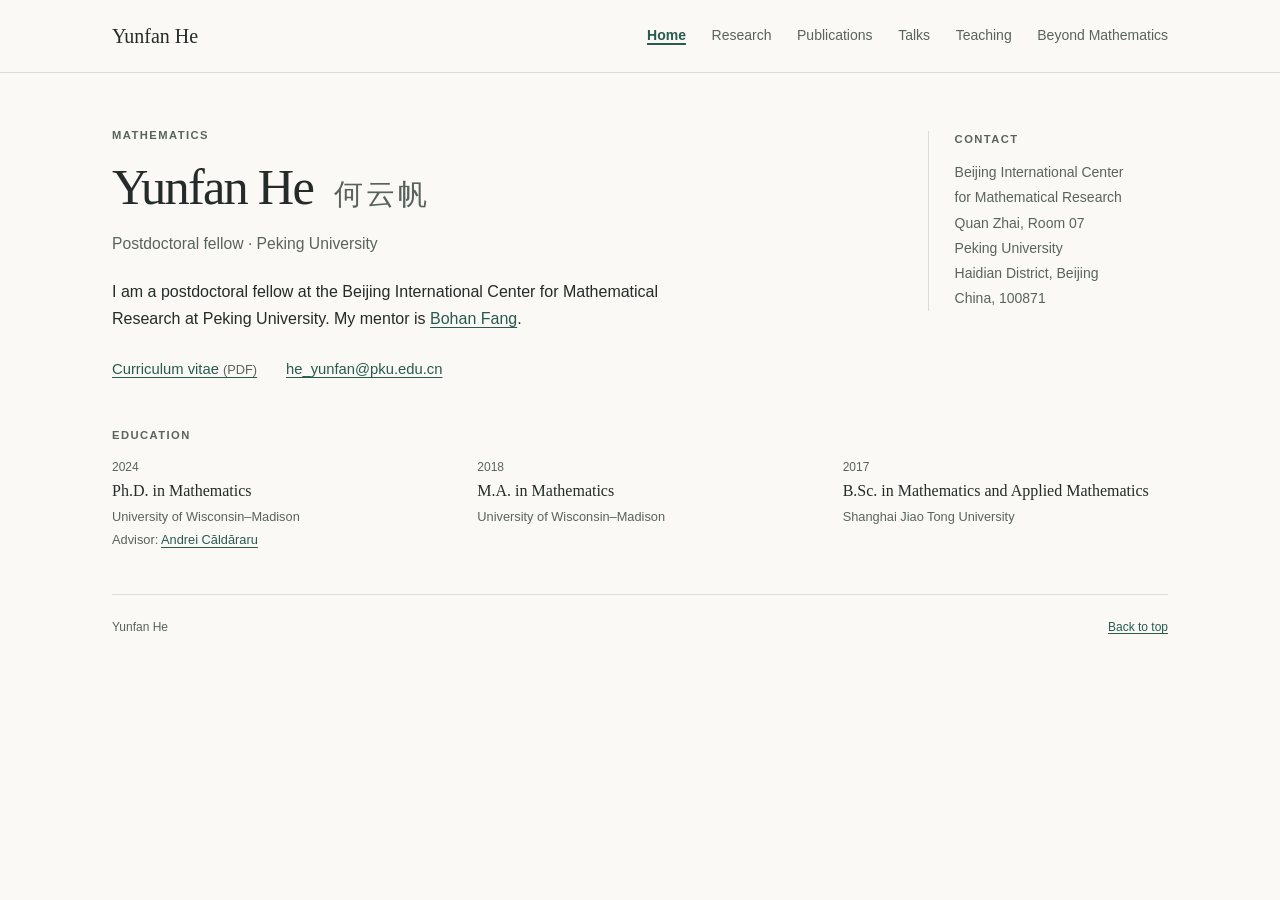
<file: index.html>
<!doctype html>
<html lang="en">
  <head>
    <meta charset="utf-8">
    <meta name="viewport" content="width=device-width, initial-scale=1">
    <title>Yunfan He · Mathematics</title>
    <meta name="description" content="Yunfan He is a postdoctoral fellow at Peking University working in algebraic geometry, enumerative geometry, mirror symmetry, and categorical enumerative invariants.">
    <meta name="author" content="Yunfan He">
    <meta name="theme-color" content="#faf9f6">
    <link rel="canonical" href="https://yunfan-he.github.io/">
    <meta property="og:type" content="website">
    <meta property="og:site_name" content="Yunfan He">
    <meta property="og:title" content="Yunfan He · Mathematics">
    <meta property="og:description" content="Yunfan He is a postdoctoral fellow at Peking University working in algebraic geometry, enumerative geometry, mirror symmetry, and categorical enumerative invariants.">
    <meta property="og:url" content="https://yunfan-he.github.io/">
    <meta property="og:image" content="https://yunfan-he.github.io/img/social-preview.png">
    <meta property="og:image:width" content="1732">
    <meta property="og:image:height" content="908">
    <meta property="og:image:alt" content="Yunfan He, 何云帆. Mathematics: algebraic geometry, enumerative geometry, and mirror symmetry.">
    <meta name="twitter:card" content="summary_large_image">
    <meta name="twitter:image" content="https://yunfan-he.github.io/img/social-preview.png">
    <meta name="twitter:image:alt" content="Yunfan He, 何云帆. Mathematics: algebraic geometry, enumerative geometry, and mirror symmetry.">
    <meta name="twitter:title" content="Yunfan He · Mathematics">
    <meta name="twitter:description" content="Yunfan He is a postdoctoral fellow at Peking University working in algebraic geometry, enumerative geometry, mirror symmetry, and categorical enumerative invariants.">
    <link rel="icon" href="img/silence_gets_louder_sq.jpg" type="image/jpeg">
    <link rel="stylesheet" href="css/style.css">
  </head>
  <body class="home-page">
    <a class="skip-link" href="#main">Skip to content</a>
    <header class="site-header">
      <div class="page-width header-inner">
        <a class="site-name" href="index.html" lang="en">Yunfan He</a>
        <nav aria-label="Main navigation" lang="en">
          <ul class="nav-links">
            <li>
              <a href="index.html" aria-current="page">Home</a>
            </li>
            <li>
              <a href="research/index.html">Research</a>
            </li>
            <li>
              <a href="publications/index.html">Publications</a>
            </li>
            <li>
              <a href="talks/index.html">Talks</a>
            </li>
            <li>
              <a href="teaching/index.html">Teaching</a>
            </li>
            <li>
              <a href="beyond-mathematics/index.html">Beyond Mathematics</a>
            </li>
          </ul>
        </nav>
      </div>
    </header>
    <main class="page-width" id="main" tabindex="-1">
      <section class="home-section" id="home" aria-labelledby="name">
        <div class="profile-grid">
          <div class="profile-intro">
            <p class="eyebrow">Mathematics</p>
            <h1 id="name">Yunfan He <span class="chinese-name" lang="zh-Hans">何云帆</span>
            </h1>
            <p class="position">Postdoctoral fellow · Peking University</p>
            <p>
            I am a postdoctoral fellow at the Beijing International Center for
            Mathematical Research at Peking University. My mentor is
            <a href="http://faculty.bicmr.pku.edu.cn/~b-fang/">Bohan Fang</a>.
          </p>
            <ul class="profile-links" aria-label="Contact and curriculum vitae">
              <li>
                <a href="files/cv.pdf">Curriculum vitae <span class="link-note">(PDF)</span>
                </a>
              </li>
              <li>
                <a href="mailto:he_yunfan@pku.edu.cn">he_yunfan@pku.edu.cn</a>
              </li>
            </ul>
          </div>
          <div class="contact-block">
            <h2 class="small-heading">Contact</h2>
            <address>
            Beijing International Center<br>
            for Mathematical Research<br>
            Quan Zhai, Room 07<br>
            Peking University<br>
            Haidian District, Beijing<br>
            China, 100871
          </address>
          </div>
        </div>
        <div class="education-block">
          <h2 class="small-heading" id="education">Education</h2>
          <ol class="education-list" aria-labelledby="education">
            <li>
              <time datetime="2024">2024</time>
              <h3>Ph.D. in Mathematics</h3>
              <p>University of Wisconsin–Madison</p>
              <p>Advisor: <a href="https://people.math.wisc.edu/~caldararu/">Andrei Căldăraru</a>
              </p>
            </li>
            <li>
              <time datetime="2018">2018</time>
              <h3>M.A. in Mathematics</h3>
              <p>University of Wisconsin–Madison</p>
            </li>
            <li>
              <time datetime="2017">2017</time>
              <h3>B.Sc. in Mathematics and Applied Mathematics</h3>
              <p>Shanghai Jiao Tong University</p>
            </li>
          </ol>
        </div>
      </section>
    </main>
    <footer class="page-width site-footer">
      <p>Yunfan He</p>
      <a class="back-to-top" href="#main">Back to top</a>
    </footer>
  </body>
</html>
</file>
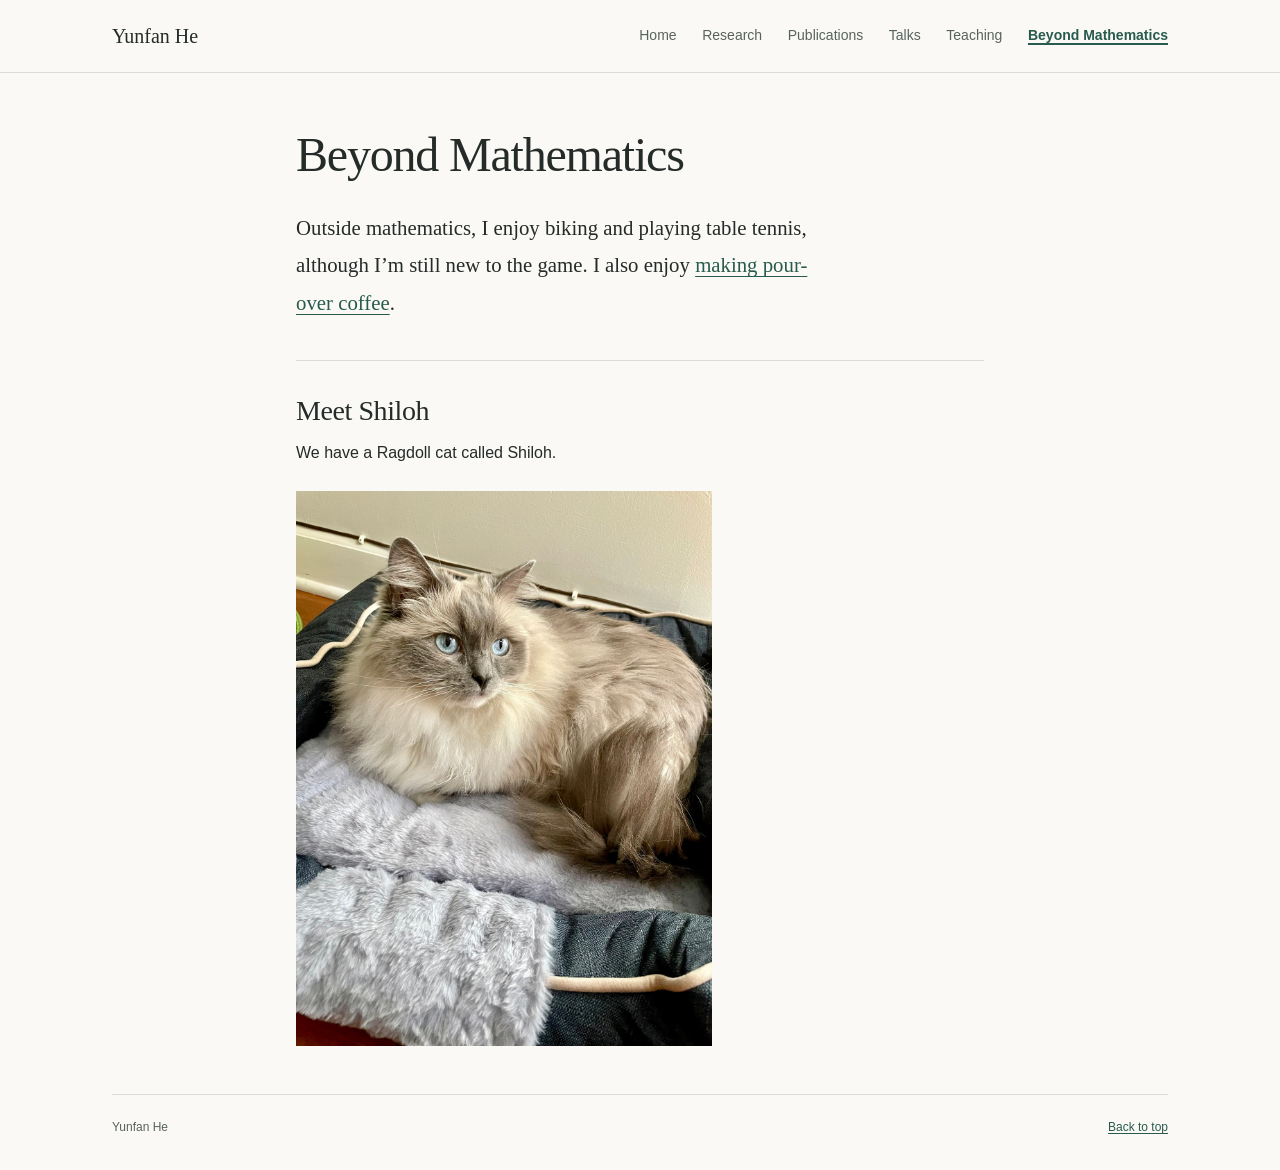
<file: beyond-mathematics/index.html>
<!doctype html>
<html lang="en">
  <head>
    <meta charset="utf-8">
    <meta name="viewport" content="width=device-width, initial-scale=1">
    <title>Beyond Mathematics · Yunfan He</title>
    <meta name="description" content="A few things about Yunfan He beyond mathematics: table tennis, biking, coffee, and a Ragdoll cat called Shiloh.">
    <meta name="author" content="Yunfan He">
    <meta name="theme-color" content="#faf9f6">
    <link rel="canonical" href="https://yunfan-he.github.io/beyond-mathematics/">
    <meta property="og:type" content="website">
    <meta property="og:site_name" content="Yunfan He">
    <meta property="og:title" content="Beyond Mathematics · Yunfan He">
    <meta property="og:description" content="A few things about Yunfan He beyond mathematics: table tennis, biking, coffee, and a Ragdoll cat called Shiloh.">
    <meta property="og:url" content="https://yunfan-he.github.io/beyond-mathematics/">
    <meta name="twitter:card" content="summary">
    <link rel="icon" href="../img/silence_gets_louder_sq.jpg" type="image/jpeg">
    <link rel="stylesheet" href="../css/style.css">
    <meta name="twitter:title" content="Beyond Mathematics · Yunfan He">
    <meta name="twitter:description" content="A few things about Yunfan He beyond mathematics: table tennis, biking, coffee, and a Ragdoll cat called Shiloh.">
  </head>
  <body class="personal-page">
    <a class="skip-link" href="#main">Skip to content</a>
    <header class="site-header">
      <div class="page-width header-inner">
        <a class="site-name" href="../index.html" lang="en">Yunfan He</a>
        <nav aria-label="Main navigation" lang="en">
          <ul class="nav-links">
            <li>
              <a href="../index.html">Home</a>
            </li>
            <li>
              <a href="../research/index.html">Research</a>
            </li>
            <li>
              <a href="../publications/index.html">Publications</a>
            </li>
            <li>
              <a href="../talks/index.html">Talks</a>
            </li>
            <li>
              <a href="../teaching/index.html">Teaching</a>
            </li>
            <li>
              <a href="index.html" aria-current="page">Beyond Mathematics</a>
            </li>
          </ul>
        </nav>
      </div>
    </header>
    <main class="page-width" id="main" tabindex="-1">
      <header class="subpage-header personal-header" id="notebook">
        <h1>Beyond Mathematics</h1>
      </header>
      <div class="personal-content" id="entries">
        <div class="personal-intro">
          <p>
          Outside mathematics, I enjoy <span id="biking">biking</span> and
          <span id="table-tennis">playing table tennis, although I’m still new to the game</span>.
          I also enjoy <a id="coffee" href="https://yunfan-he.github.io/coffee-lab-view/">making pour-over coffee</a>.
          </p>
        </div>
        <section class="shiloh-section" id="shiloh" aria-labelledby="shiloh-heading">
          <h2 id="shiloh-heading">Meet Shiloh</h2>
          <p>We have a Ragdoll cat called Shiloh.</p>
          <!-- Add another figure here when a new photo is available. See editing-guide.md. -->
          <div class="photo-gallery" id="shiloh-photos" role="group" aria-label="Photos of Shiloh">
            <figure>
              <img src="photos/shiloh/shiloh-01.jpg"
                   alt="Shiloh, a blue-eyed Ragdoll cat, resting on a soft bed."
                   width="1200" height="1600" loading="lazy" decoding="async">
            </figure>
          </div>
        </section>
      </div>
    </main>
    <footer class="page-width site-footer">
      <p>Yunfan He</p>
      <a class="back-to-top" href="#main">Back to top</a>
    </footer>
  </body>
</html>
</file>
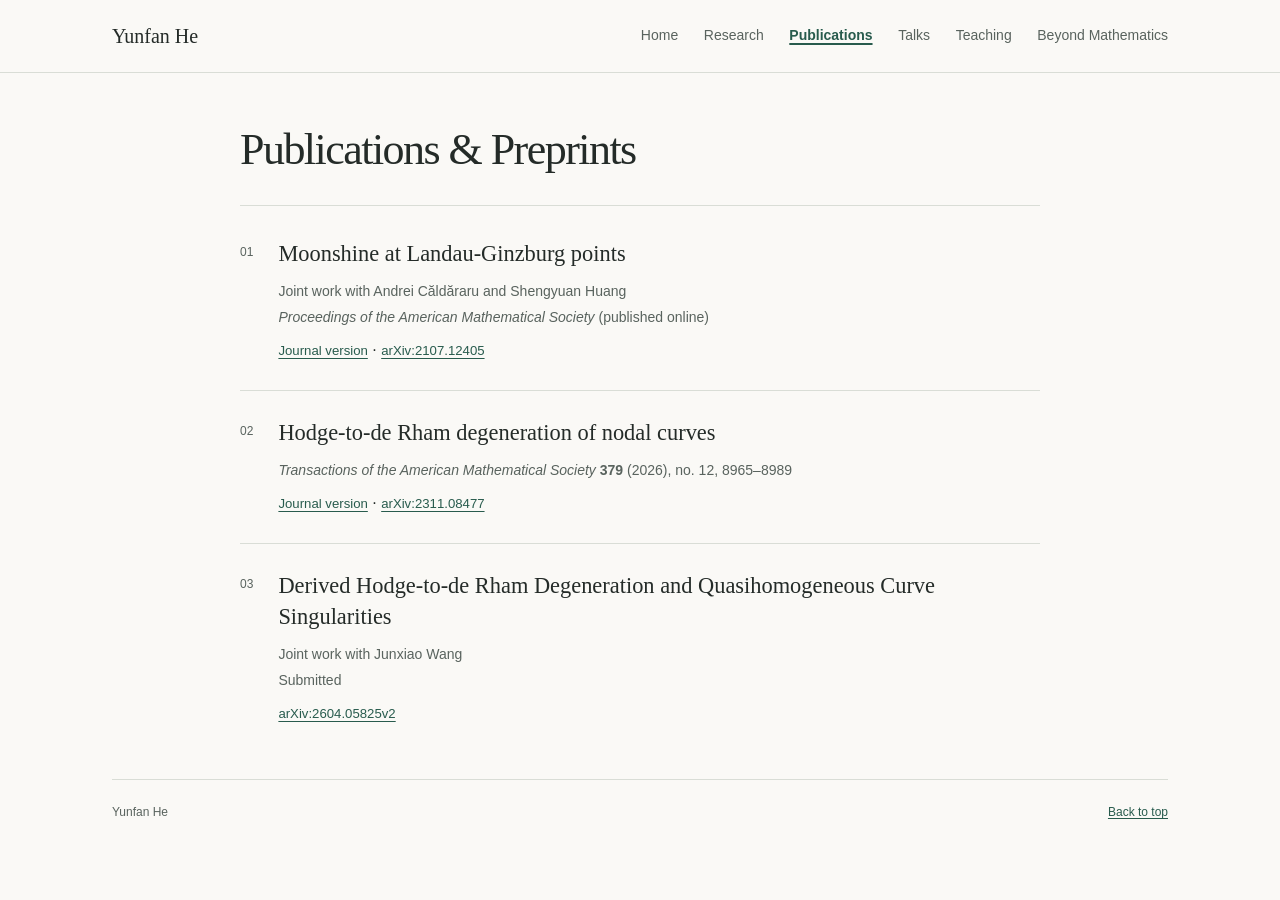
<file: publications/index.html>
<!doctype html>
<html lang="en">
  <head>
    <meta charset="utf-8">
    <meta name="viewport" content="width=device-width, initial-scale=1">
    <title>Publications &amp; Preprints · Yunfan He</title>
    <meta name="description" content="Publications and preprints by Yunfan He, with publication status and arXiv links.">
    <meta name="author" content="Yunfan He">
    <meta name="theme-color" content="#faf9f6">
    <link rel="canonical" href="https://yunfan-he.github.io/publications/">
    <meta property="og:type" content="website">
    <meta property="og:site_name" content="Yunfan He">
    <meta property="og:title" content="Publications &amp; Preprints · Yunfan He">
    <meta property="og:description" content="Publications and preprints by Yunfan He, with publication status and arXiv links.">
    <meta property="og:url" content="https://yunfan-he.github.io/publications/">
    <meta property="og:image" content="https://yunfan-he.github.io/img/social-preview.png">
    <meta property="og:image:width" content="1732">
    <meta property="og:image:height" content="908">
    <meta property="og:image:alt" content="Yunfan He, 何云帆. Mathematics: algebraic geometry, enumerative geometry, and mirror symmetry.">
    <meta name="twitter:card" content="summary_large_image">
    <meta name="twitter:image" content="https://yunfan-he.github.io/img/social-preview.png">
    <meta name="twitter:image:alt" content="Yunfan He, 何云帆. Mathematics: algebraic geometry, enumerative geometry, and mirror symmetry.">
    <meta name="twitter:title" content="Publications &amp; Preprints · Yunfan He">
    <meta name="twitter:description" content="Publications and preprints by Yunfan He, with publication status and arXiv links.">
    <link rel="icon" href="../img/silence_gets_louder_sq.jpg" type="image/jpeg">
    <link rel="stylesheet" href="../css/style.css">
  </head>
  <body class="section-page">
    <a class="skip-link" href="#main">Skip to content</a>
    <header class="site-header">
      <div class="page-width header-inner">
        <a class="site-name" href="../index.html" lang="en">Yunfan He</a>
        <nav aria-label="Main navigation" lang="en">
          <ul class="nav-links">
            <li>
              <a href="../index.html">Home</a>
            </li>
            <li>
              <a href="../research/index.html">Research</a>
            </li>
            <li>
              <a href="index.html" aria-current="page">Publications</a>
            </li>
            <li>
              <a href="../talks/index.html">Talks</a>
            </li>
            <li>
              <a href="../teaching/index.html">Teaching</a>
            </li>
            <li>
              <a href="../beyond-mathematics/index.html">Beyond Mathematics</a>
            </li>
          </ul>
        </nav>
      </div>
    </header>
    <main class="page-width interior-main" id="main" tabindex="-1">
      <header class="subpage-header section-page-header" id="publications">
        <h1 id="page-title">Publications &amp; Preprints</h1>
      </header>
      <ol class="publication-list">
        <li>
          <article aria-labelledby="paper-moonshine">
            <h2 id="paper-moonshine">Moonshine at Landau-Ginzburg points</h2>
            <p class="paper-authors">Joint work with Andrei Căldăraru and Shengyuan Huang</p>
            <p class="paper-status"><cite>Proceedings of the American Mathematical Society</cite> (published online)
            </p>
            <a class="paper-link" href="https://doi.org/10.1090/proc/16667" aria-label="Moonshine at Landau-Ginzburg points, journal version">Journal version</a>
            <span aria-hidden="true"> · </span>
            <a class="paper-link" href="https://arxiv.org/abs/2107.12405" aria-label="Moonshine at Landau-Ginzburg points on arXiv, 2107.12405">arXiv:2107.12405</a>
          </article>
        </li>
        <li>
          <article aria-labelledby="paper-hodge">
            <h2 id="paper-hodge">Hodge-to-de Rham degeneration of nodal curves</h2>
            <p class="paper-status"><cite>Transactions of the American Mathematical Society</cite> <strong>379</strong> (2026), no. 12, 8965–8989
            </p>
            <a class="paper-link" href="https://www.ams.org/journals/tran/2026-379-12/S0002-9947-2026-09718-1/viewer" aria-label="Hodge-to-de Rham degeneration of nodal curves, journal version">Journal version</a>
            <span aria-hidden="true"> · </span>
            <a class="paper-link" href="https://arxiv.org/abs/2311.08477" aria-label="Hodge-to-de Rham degeneration of nodal curves on arXiv, 2311.08477">arXiv:2311.08477</a>
          </article>
        </li>
        <li>
          <article aria-labelledby="paper-derived-hodge">
            <h2 id="paper-derived-hodge">Derived Hodge-to-de Rham Degeneration and Quasihomogeneous Curve Singularities</h2>
            <p class="paper-authors">Joint work with Junxiao Wang</p>
            <p class="paper-status">Submitted</p>
            <a class="paper-link" href="https://arxiv.org/abs/2604.05825v2" aria-label="Derived Hodge-to-de Rham Degeneration and Quasihomogeneous Curve Singularities on arXiv, 2604.05825v2">arXiv:2604.05825v2</a>
          </article>
        </li>
      </ol>
    </main>
    <footer class="page-width site-footer">
      <p>Yunfan He</p>
      <a class="back-to-top" href="#main">Back to top</a>
    </footer>
  </body>
</html>
</file>
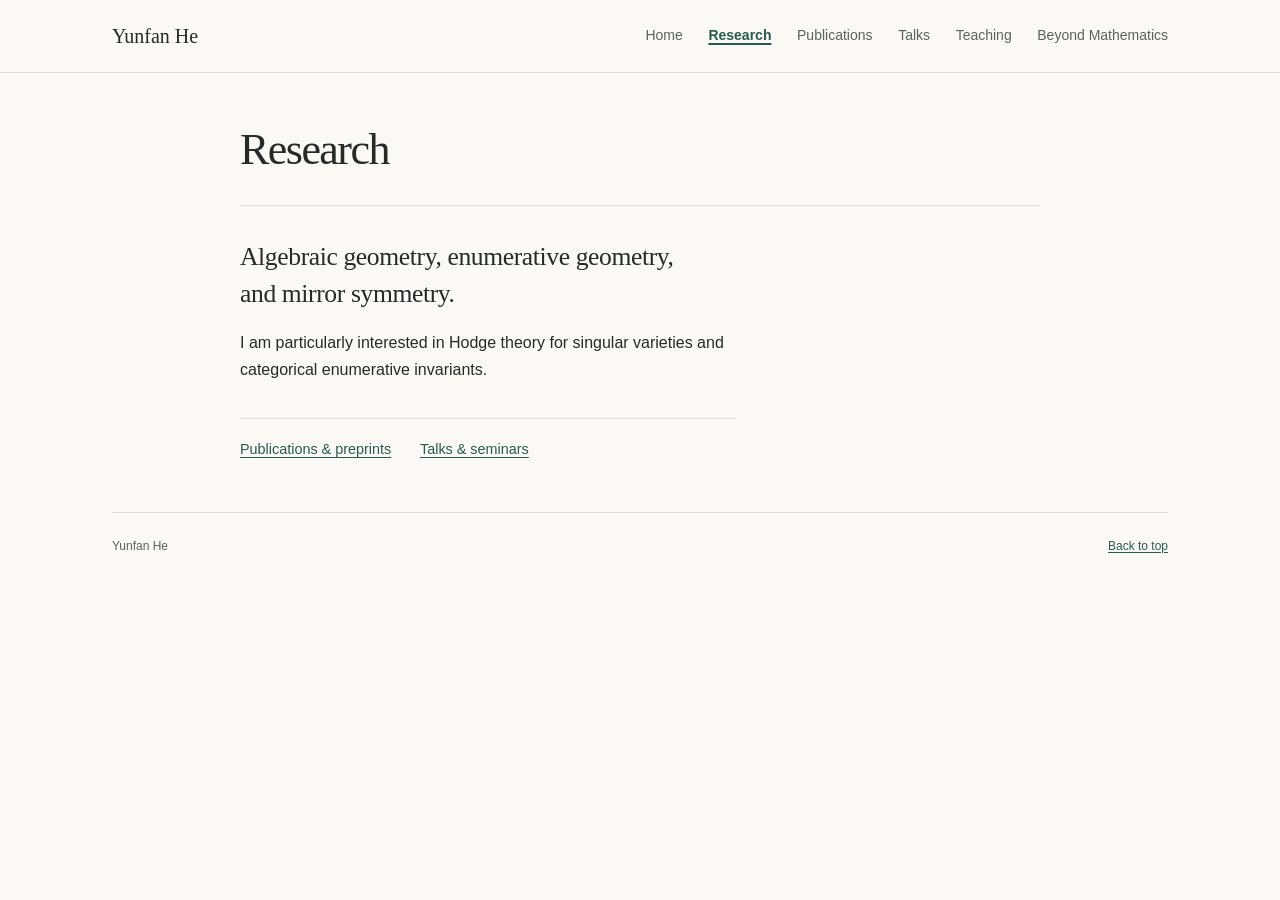
<file: research/index.html>
<!doctype html>
<html lang="en">
  <head>
    <meta charset="utf-8">
    <meta name="viewport" content="width=device-width, initial-scale=1">
    <title>Research · Yunfan He</title>
    <meta name="description" content="Hodge theory for singular varieties and categorical enumerative invariants, within algebraic geometry, enumerative geometry, and mirror symmetry.">
    <meta name="author" content="Yunfan He">
    <meta name="theme-color" content="#faf9f6">
    <link rel="canonical" href="https://yunfan-he.github.io/research/">
    <meta property="og:type" content="website">
    <meta property="og:site_name" content="Yunfan He">
    <meta property="og:title" content="Research · Yunfan He">
    <meta property="og:description" content="Hodge theory for singular varieties and categorical enumerative invariants, within algebraic geometry, enumerative geometry, and mirror symmetry.">
    <meta property="og:url" content="https://yunfan-he.github.io/research/">
    <meta property="og:image" content="https://yunfan-he.github.io/img/social-preview.png">
    <meta property="og:image:width" content="1732">
    <meta property="og:image:height" content="908">
    <meta property="og:image:alt" content="Yunfan He, 何云帆. Mathematics: algebraic geometry, enumerative geometry, and mirror symmetry.">
    <meta name="twitter:card" content="summary_large_image">
    <meta name="twitter:image" content="https://yunfan-he.github.io/img/social-preview.png">
    <meta name="twitter:image:alt" content="Yunfan He, 何云帆. Mathematics: algebraic geometry, enumerative geometry, and mirror symmetry.">
    <meta name="twitter:title" content="Research · Yunfan He">
    <meta name="twitter:description" content="Hodge theory for singular varieties and categorical enumerative invariants, within algebraic geometry, enumerative geometry, and mirror symmetry.">
    <link rel="icon" href="../img/silence_gets_louder_sq.jpg" type="image/jpeg">
    <link rel="stylesheet" href="../css/style.css">
  </head>
  <body class="section-page">
    <a class="skip-link" href="#main">Skip to content</a>
    <header class="site-header">
      <div class="page-width header-inner">
        <a class="site-name" href="../index.html" lang="en">Yunfan He</a>
        <nav aria-label="Main navigation" lang="en">
          <ul class="nav-links">
            <li>
              <a href="../index.html">Home</a>
            </li>
            <li>
              <a href="index.html" aria-current="page">Research</a>
            </li>
            <li>
              <a href="../publications/index.html">Publications</a>
            </li>
            <li>
              <a href="../talks/index.html">Talks</a>
            </li>
            <li>
              <a href="../teaching/index.html">Teaching</a>
            </li>
            <li>
              <a href="../beyond-mathematics/index.html">Beyond Mathematics</a>
            </li>
          </ul>
        </nav>
      </div>
    </header>
    <main class="page-width interior-main" id="main" tabindex="-1">
      <header class="subpage-header section-page-header" id="research">
        <h1 id="page-title">Research</h1>
      </header>
      <div class="page-body research-copy">
        <p class="research-lead">
          Algebraic geometry, enumerative geometry,<br class="desktop-break">
          and mirror symmetry.
        </p>
        <p>
          I am particularly interested in Hodge theory for singular varieties
          and categorical enumerative invariants.
        </p>
        <p class="page-related-links">
          <a href="../publications/index.html">Publications &amp; preprints</a>
          <a href="../talks/index.html">Talks &amp; seminars</a>
        </p>
      </div>
    </main>
    <footer class="page-width site-footer">
      <p>Yunfan He</p>
      <a class="back-to-top" href="#main">Back to top</a>
    </footer>
  </body>
</html>
</file>
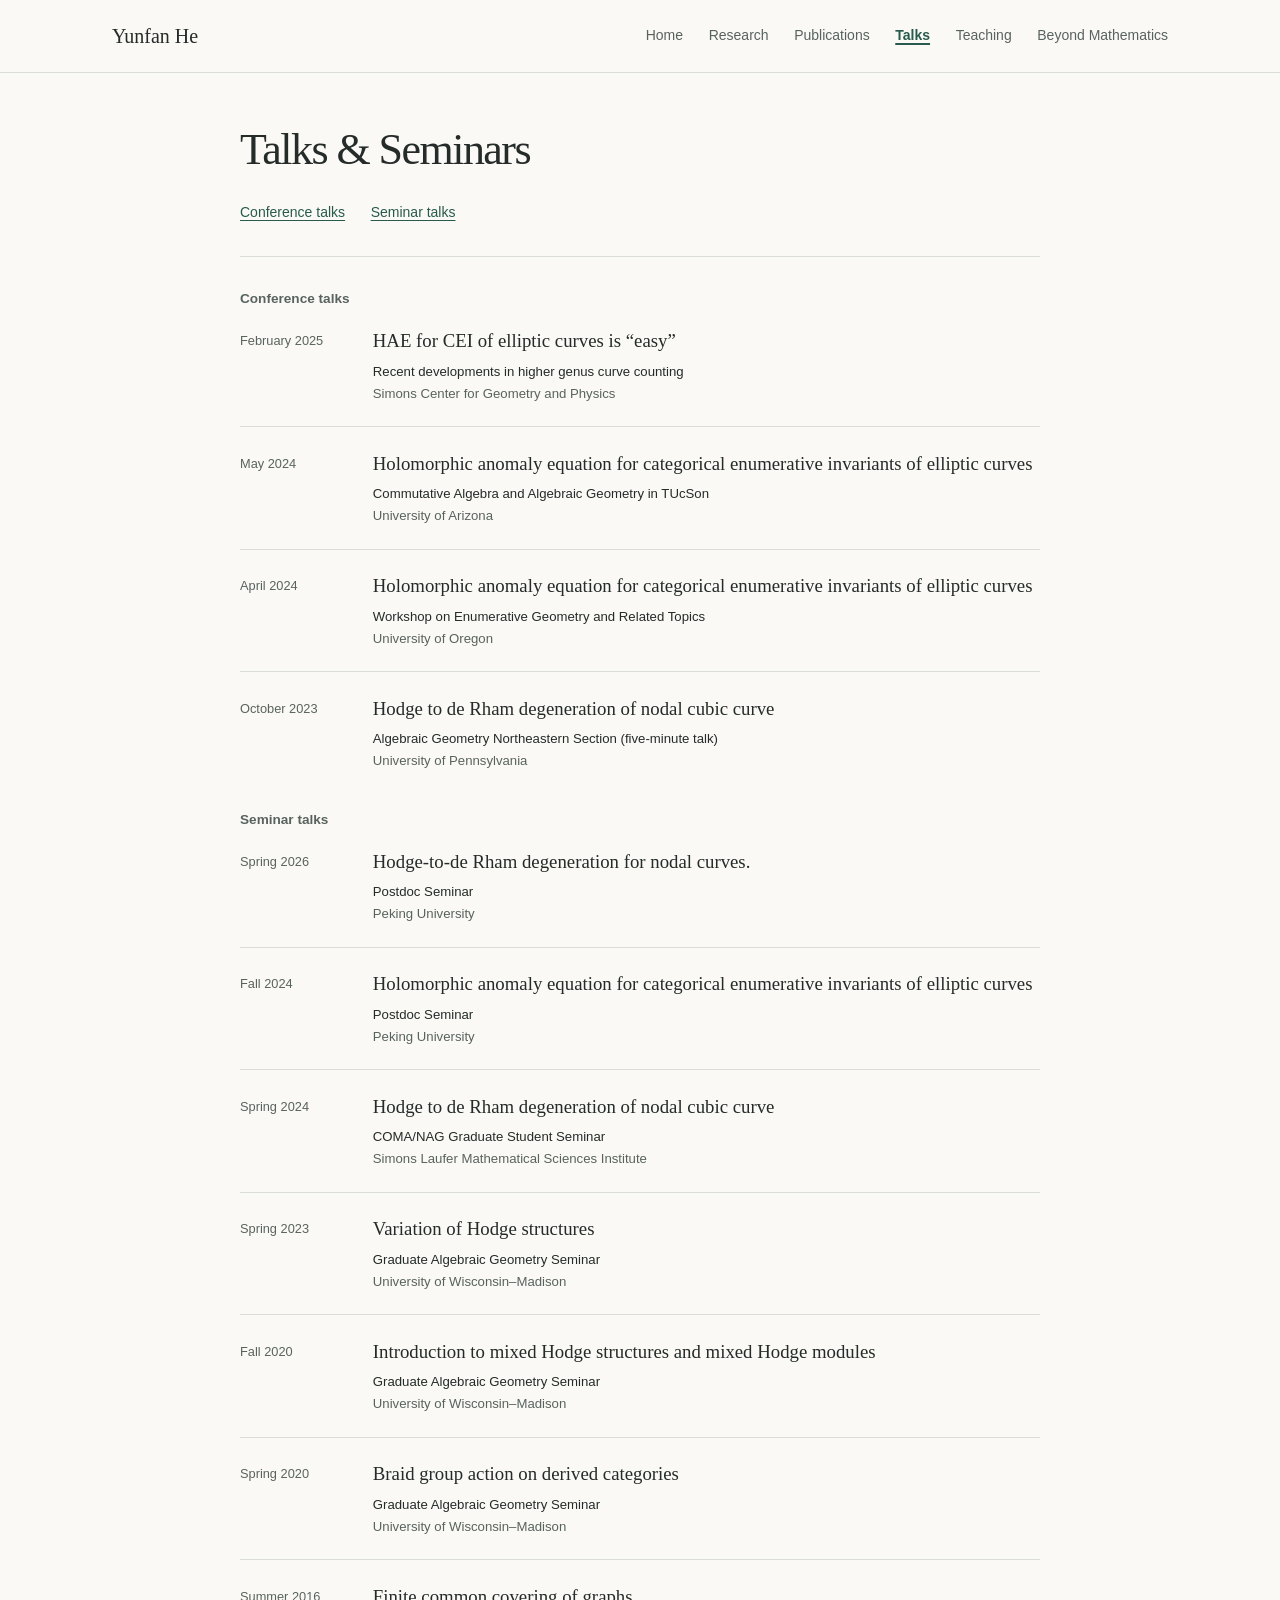
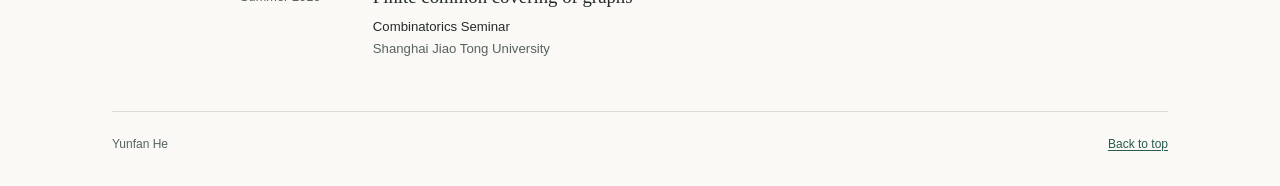
<file: talks/index.html>
<!doctype html>
<html lang="en">
  <head>
    <meta charset="utf-8">
    <meta name="viewport" content="width=device-width, initial-scale=1">
    <title>Talks &amp; Seminars · Yunfan He</title>
    <meta name="description" content="Conference presentations and seminar talks by Yunfan He, with titles, dates, and venues.">
    <meta name="author" content="Yunfan He">
    <meta name="theme-color" content="#faf9f6">
    <link rel="canonical" href="https://yunfan-he.github.io/talks/">
    <meta property="og:type" content="website">
    <meta property="og:site_name" content="Yunfan He">
    <meta property="og:title" content="Talks &amp; Seminars · Yunfan He">
    <meta property="og:description" content="Conference presentations and seminar talks by Yunfan He, with titles, dates, and venues.">
    <meta property="og:url" content="https://yunfan-he.github.io/talks/">
    <meta property="og:image" content="https://yunfan-he.github.io/img/social-preview.png">
    <meta property="og:image:width" content="1732">
    <meta property="og:image:height" content="908">
    <meta property="og:image:alt" content="Yunfan He, 何云帆. Mathematics: algebraic geometry, enumerative geometry, and mirror symmetry.">
    <meta name="twitter:card" content="summary_large_image">
    <meta name="twitter:image" content="https://yunfan-he.github.io/img/social-preview.png">
    <meta name="twitter:image:alt" content="Yunfan He, 何云帆. Mathematics: algebraic geometry, enumerative geometry, and mirror symmetry.">
    <meta name="twitter:title" content="Talks &amp; Seminars · Yunfan He">
    <meta name="twitter:description" content="Conference presentations and seminar talks by Yunfan He, with titles, dates, and venues.">
    <link rel="icon" href="../img/silence_gets_louder_sq.jpg" type="image/jpeg">
    <link rel="stylesheet" href="../css/style.css">
  </head>
  <body class="section-page">
    <a class="skip-link" href="#main">Skip to content</a>
    <header class="site-header">
      <div class="page-width header-inner">
        <a class="site-name" href="../index.html" lang="en">Yunfan He</a>
        <nav aria-label="Main navigation" lang="en">
          <ul class="nav-links">
            <li>
              <a href="../index.html">Home</a>
            </li>
            <li>
              <a href="../research/index.html">Research</a>
            </li>
            <li>
              <a href="../publications/index.html">Publications</a>
            </li>
            <li>
              <a href="index.html" aria-current="page">Talks</a>
            </li>
            <li>
              <a href="../teaching/index.html">Teaching</a>
            </li>
            <li>
              <a href="../beyond-mathematics/index.html">Beyond Mathematics</a>
            </li>
          </ul>
        </nav>
      </div>
    </header>
    <main class="page-width interior-main" id="main" tabindex="-1">
      <header class="subpage-header section-page-header" id="talks">
        <h1 id="page-title">Talks &amp; Seminars</h1>
        <nav class="section-links" aria-label="Talk categories">
          <a href="#conference-talks">Conference talks</a>
          <a href="#seminar-talks">Seminar talks</a>
        </nav>
      </header>
      <div class="page-body">
        <section class="talk-group" aria-labelledby="conference-talks-heading" id="conference-talks">
          <h2 class="talk-group-heading" id="conference-talks-heading">Conference talks</h2>
          <ol class="talk-list">
            <li>
              <time datetime="2025-02">February 2025</time>
              <div>
                <h3>HAE for CEI of elliptic curves is “easy”</h3>
                <p class="talk-venue">Recent developments in higher genus curve counting</p>
                <p class="talk-institution">Simons Center for Geometry and Physics</p>
              </div>
            </li>
            <li>
              <time datetime="2024-05">May 2024</time>
              <div>
                <h3>Holomorphic anomaly equation for categorical enumerative invariants of elliptic curves</h3>
                <p class="talk-venue">Commutative Algebra and Algebraic Geometry in TUcSon</p>
                <p class="talk-institution">University of Arizona</p>
              </div>
            </li>
            <li>
              <time datetime="2024-04">April 2024</time>
              <div>
                <h3>Holomorphic anomaly equation for categorical enumerative invariants of elliptic curves</h3>
                <p class="talk-venue">Workshop on Enumerative Geometry and Related Topics</p>
                <p class="talk-institution">University of Oregon</p>
              </div>
            </li>
            <li>
              <time datetime="2023-10">October 2023</time>
              <div>
                <h3>Hodge to de Rham degeneration of nodal cubic curve</h3>
                <p class="talk-venue">Algebraic Geometry Northeastern Section (five-minute talk)</p>
                <p class="talk-institution">University of Pennsylvania</p>
              </div>
            </li>
          </ol>
        </section>
        <section class="talk-group" aria-labelledby="seminar-talks-heading" id="seminar-talks">
          <h2 class="talk-group-heading" id="seminar-talks-heading">Seminar talks</h2>
          <ol class="talk-list">
            <li>
              <time datetime="2026">Spring 2026</time>
              <div>
                <h3>Hodge-to-de Rham degeneration for nodal curves.</h3>
                <p class="talk-venue">Postdoc Seminar</p>
                <p class="talk-institution">Peking University</p>
              </div>
            </li>
            <li>
              <time datetime="2024">Fall 2024</time>
              <div>
                <h3>Holomorphic anomaly equation for categorical enumerative invariants of elliptic curves</h3>
                <p class="talk-venue">Postdoc Seminar</p>
                <p class="talk-institution">Peking University</p>
              </div>
            </li>
            <li>
              <time datetime="2024">Spring 2024</time>
              <div>
                <h3>Hodge to de Rham degeneration of nodal cubic curve</h3>
                <p class="talk-venue">COMA/NAG Graduate Student Seminar</p>
                <p class="talk-institution">Simons Laufer Mathematical Sciences Institute</p>
              </div>
            </li>
            <li>
              <time datetime="2023">Spring 2023</time>
              <div>
                <h3>Variation of Hodge structures</h3>
                <p class="talk-venue">Graduate Algebraic Geometry Seminar</p>
                <p class="talk-institution">University of Wisconsin–Madison</p>
              </div>
            </li>
            <li>
              <time datetime="2020">Fall 2020</time>
              <div>
                <h3>Introduction to mixed Hodge structures and mixed Hodge modules</h3>
                <p class="talk-venue">Graduate Algebraic Geometry Seminar</p>
                <p class="talk-institution">University of Wisconsin–Madison</p>
              </div>
            </li>
            <li>
              <time datetime="2020">Spring 2020</time>
              <div>
                <h3>Braid group action on derived categories</h3>
                <p class="talk-venue">Graduate Algebraic Geometry Seminar</p>
                <p class="talk-institution">University of Wisconsin–Madison</p>
              </div>
            </li>
            <li>
              <time datetime="2016">Summer 2016</time>
              <div>
                <h3>Finite common covering of graphs</h3>
                <p class="talk-venue">Combinatorics Seminar</p>
                <p class="talk-institution">Shanghai Jiao Tong University</p>
              </div>
            </li>
          </ol>
        </section>
      </div>
    </main>
    <footer class="page-width site-footer">
      <p>Yunfan He</p>
      <a class="back-to-top" href="#main">Back to top</a>
    </footer>
  </body>
</html>
</file>
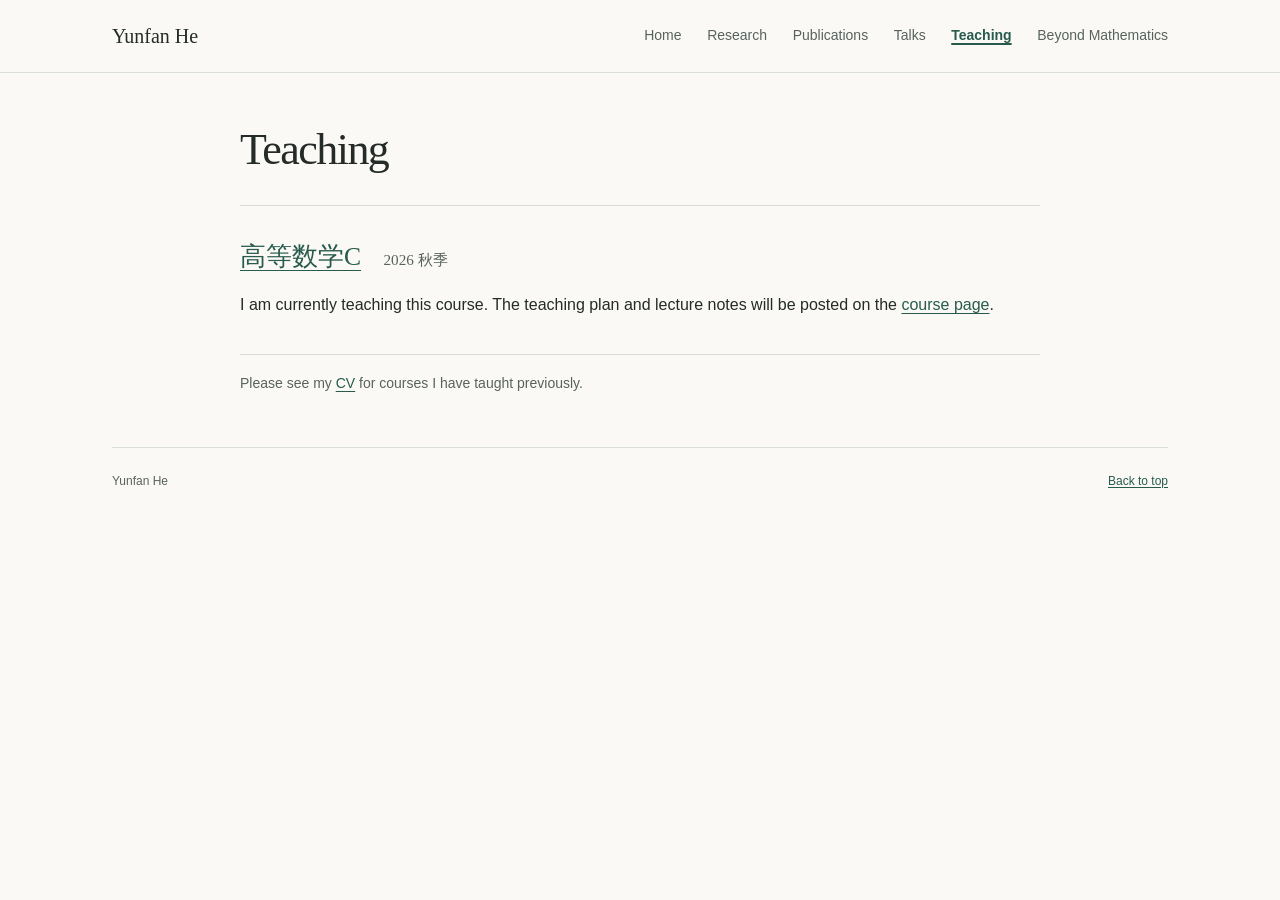
<file: teaching/index.html>
<!doctype html>
<html lang="en">
  <head>
    <meta charset="utf-8">
    <meta name="viewport" content="width=device-width, initial-scale=1">
    <title>Teaching · Yunfan He</title>
    <meta name="description" content="Teaching by Yunfan He, including 高等数学C for 2026 秋季, course materials, and previous teaching experience.">
    <meta name="author" content="Yunfan He">
    <meta name="theme-color" content="#faf9f6">
    <link rel="canonical" href="https://yunfan-he.github.io/teaching/">
    <meta property="og:type" content="website">
    <meta property="og:site_name" content="Yunfan He">
    <meta property="og:title" content="Teaching · Yunfan He">
    <meta property="og:description" content="Teaching by Yunfan He, including 高等数学C for 2026 秋季, course materials, and previous teaching experience.">
    <meta property="og:url" content="https://yunfan-he.github.io/teaching/">
    <meta property="og:image" content="https://yunfan-he.github.io/img/social-preview.png">
    <meta property="og:image:width" content="1732">
    <meta property="og:image:height" content="908">
    <meta property="og:image:alt" content="Yunfan He, 何云帆. Mathematics: algebraic geometry, enumerative geometry, and mirror symmetry.">
    <meta name="twitter:card" content="summary_large_image">
    <meta name="twitter:image" content="https://yunfan-he.github.io/img/social-preview.png">
    <meta name="twitter:image:alt" content="Yunfan He, 何云帆. Mathematics: algebraic geometry, enumerative geometry, and mirror symmetry.">
    <meta name="twitter:title" content="Teaching · Yunfan He">
    <meta name="twitter:description" content="Teaching by Yunfan He, including 高等数学C for 2026 秋季, course materials, and previous teaching experience.">
    <link rel="icon" href="../img/silence_gets_louder_sq.jpg" type="image/jpeg">
    <link rel="stylesheet" href="../css/style.css">
  </head>
  <body class="section-page">
    <a class="skip-link" href="#main">Skip to content</a>
    <header class="site-header">
      <div class="page-width header-inner">
        <a class="site-name" href="../index.html" lang="en">Yunfan He</a>
        <nav aria-label="Main navigation" lang="en">
          <ul class="nav-links">
            <li>
              <a href="../index.html">Home</a>
            </li>
            <li>
              <a href="../research/index.html">Research</a>
            </li>
            <li>
              <a href="../publications/index.html">Publications</a>
            </li>
            <li>
              <a href="../talks/index.html">Talks</a>
            </li>
            <li>
              <a href="index.html" aria-current="page">Teaching</a>
            </li>
            <li>
              <a href="../beyond-mathematics/index.html">Beyond Mathematics</a>
            </li>
          </ul>
        </nav>
      </div>
    </header>
    <main class="page-width interior-main" id="main" tabindex="-1">
      <header class="subpage-header section-page-header" id="teaching">
        <h1 id="page-title">Teaching</h1>
      </header>
      <section class="course-offering" aria-label="高等数学C">
        <div class="course-offering-heading">
          <h2 class="course-listing" lang="zh-Hans">
            <a href="advanced-mathematics-c/index.html">高等数学C</a>
          </h2>
          <p class="course-semester" lang="zh-Hans">2026 秋季</p>
        </div>
        <p>
          I am currently teaching this course. The teaching plan and lecture
          notes will be posted on the <a href="advanced-mathematics-c/index.html">course page</a>.
        </p>
      </section>
      <p class="teaching-history">
          Please see my
          <a href="../files/cv.pdf">CV</a>
          for courses I have taught previously.
        </p>
    </main>
    <footer class="page-width site-footer">
      <p>Yunfan He</p>
      <a class="back-to-top" href="#main">Back to top</a>
    </footer>
  </body>
</html>
</file>
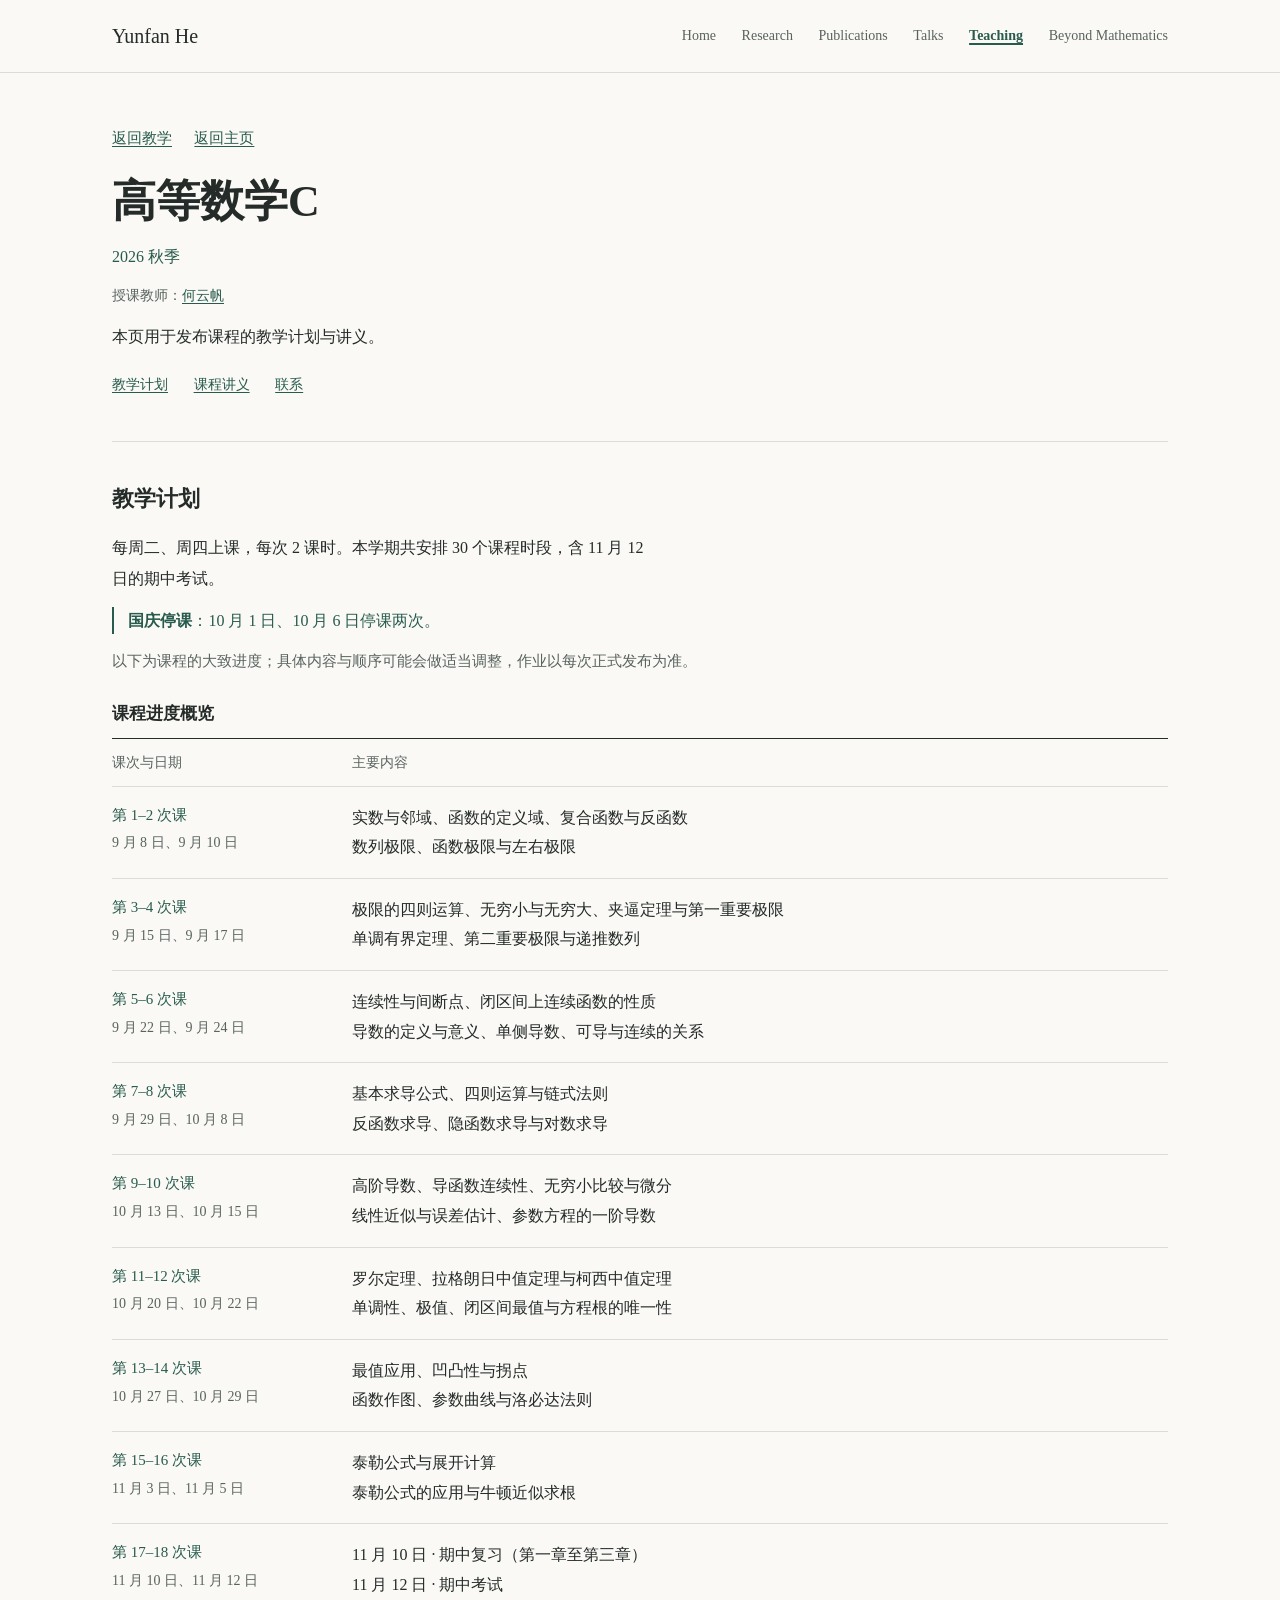
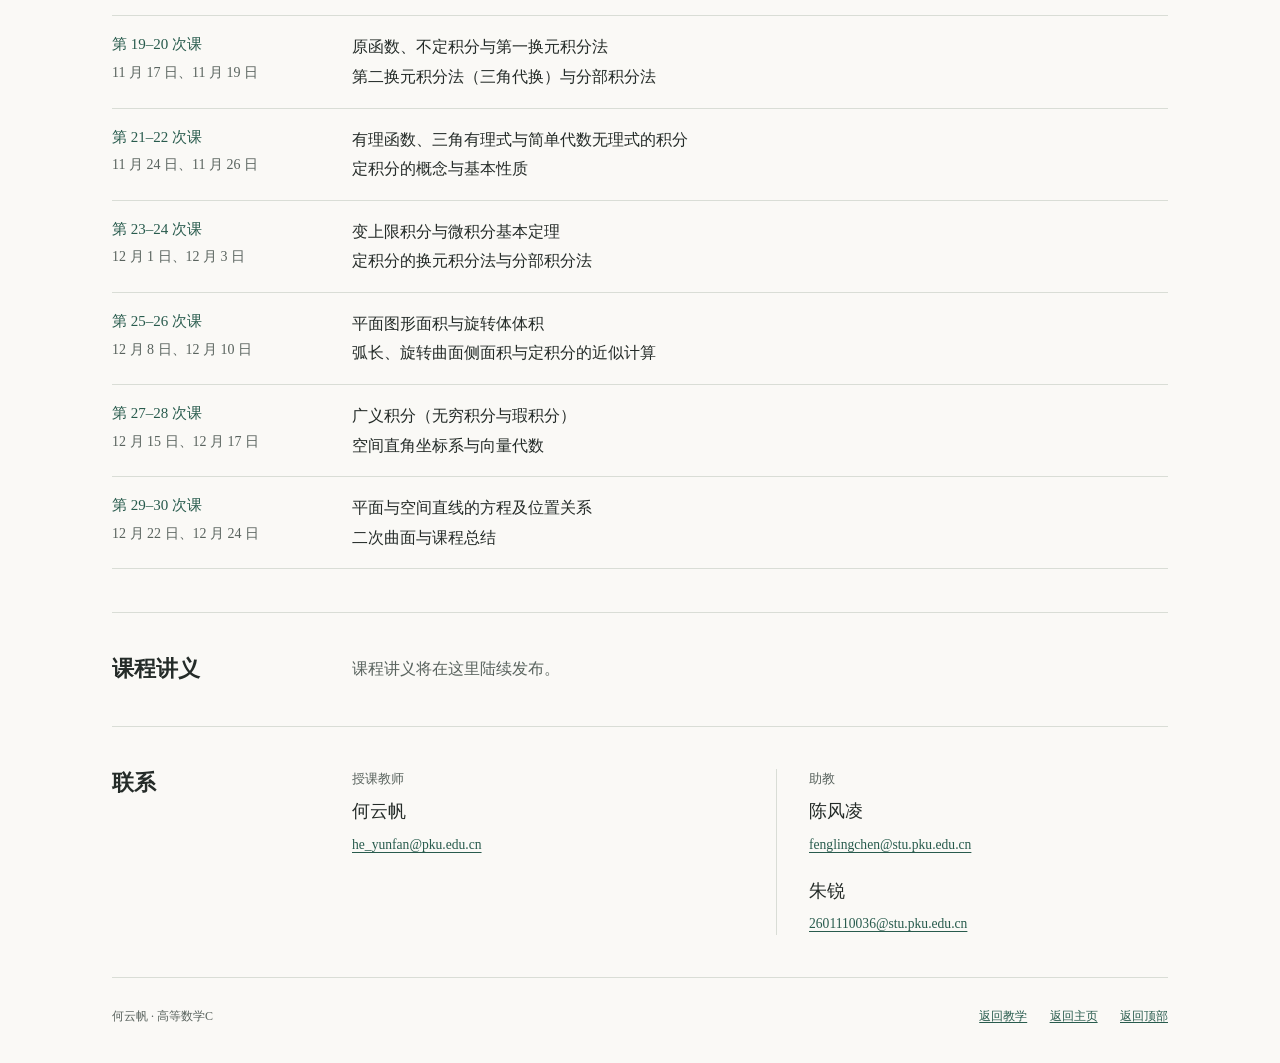
<file: teaching/advanced-mathematics-c/index.html>
<!doctype html>
<html lang="zh-Hans">
  <head>
    <meta charset="utf-8">
    <meta name="viewport" content="width=device-width, initial-scale=1">
    <title>高等数学C · 何云帆</title>
    <meta name="description" content="2026 秋季高等数学C：授课教师何云帆，助教陈风凌、朱锐。教学计划与课程讲义。">
    <meta name="author" content="Yunfan He">
    <meta name="theme-color" content="#faf9f6">
    <link rel="canonical" href="https://yunfan-he.github.io/teaching/advanced-mathematics-c/">
    <meta property="og:type" content="website">
    <meta property="og:site_name" content="Yunfan He">
    <meta property="og:title" content="高等数学C · 何云帆">
    <meta property="og:description" content="2026 秋季高等数学C：授课教师何云帆，助教陈风凌、朱锐。教学计划与课程讲义。">
    <meta property="og:url" content="https://yunfan-he.github.io/teaching/advanced-mathematics-c/">
    <meta name="twitter:card" content="summary">
    <link rel="icon" href="../../img/silence_gets_louder_sq.jpg" type="image/jpeg">
    <link rel="stylesheet" href="../../css/style.css">
    <meta name="twitter:title" content="高等数学C · 何云帆">
    <meta name="twitter:description" content="2026 秋季高等数学C：授课教师何云帆，助教陈风凌、朱锐。教学计划与课程讲义。">
  </head>
  <body class="course-page">
    <a class="skip-link" href="#main">跳至内容</a>
    <header class="site-header">
      <div class="page-width header-inner">
        <a class="site-name" href="../../index.html" lang="en">Yunfan He</a>
        <nav aria-label="Main navigation" lang="en">
          <ul class="nav-links">
            <li>
              <a href="../../index.html">Home</a>
            </li>
            <li>
              <a href="../../research/index.html">Research</a>
            </li>
            <li>
              <a href="../../publications/index.html">Publications</a>
            </li>
            <li>
              <a href="../../talks/index.html">Talks</a>
            </li>
            <li>
              <a href="../index.html" aria-current="location">Teaching</a>
            </li>
            <li>
              <a href="../../beyond-mathematics/index.html">Beyond Mathematics</a>
            </li>
          </ul>
        </nav>
      </div>
    </header>
    <main class="page-width" id="main" tabindex="-1">
      <header class="subpage-header" id="course">
        <nav class="course-return-links" aria-label="返回导航">
          <a href="../index.html">返回教学</a>
          <a href="../../index.html">返回主页</a>
        </nav>
        <h1>高等数学C</h1>
        <p class="course-term">2026 秋季</p>
        <p class="page-byline">授课教师：<a href="../../index.html">何云帆</a>
        </p>
        <p class="subpage-description">本页用于发布课程的教学计划与讲义。</p>
        <nav class="section-links" aria-label="课程导航">
          <a href="#plan">教学计划</a>
          <a href="#notes">课程讲义</a>
          <a href="#contact">联系</a>
        </nav>
      </header>
      <section class="content-section course-plan" id="plan" aria-labelledby="plan-heading">
        <h2 id="plan-heading">教学计划</h2>
        <div class="section-body">
          <p class="plan-overview">每周二、周四上课，每次 2 课时。本学期共安排 30 个课程时段，含 11 月 12 日的期中考试。</p>
          <p class="plan-holiday">
            <strong>国庆停课</strong>：10 月 1 日、10 月 6 日停课两次。</p>
          <p class="plan-description" id="plan-description">以下为课程的大致进度；具体内容与顺序可能会做适当调整，作业以每次正式发布为准。</p>
          <div class="course-schedule" aria-describedby="plan-description">
            <h3 class="schedule-heading" id="schedule-heading">课程进度概览</h3>
            <div class="schedule-labels" aria-hidden="true">
              <span>课次与日期</span>
              <span>主要内容</span>
            </div>
            <ol class="schedule-list" role="list" aria-labelledby="schedule-heading">
              <li class="schedule-row" data-stage="1">
                <div class="schedule-meta">
                  <p class="schedule-lessons">第 1–2 次课</p>
                  <p class="schedule-dates">
                    <time datetime="2026-09-08">9 月 8 日</time>、<time datetime="2026-09-10">9 月 10 日</time>
                  </p>
                </div>
                <p class="schedule-topic">实数与邻域、函数的定义域、复合函数与反函数<br>数列极限、函数极限与左右极限</p>
              </li>
              <li class="schedule-row" data-stage="2">
                <div class="schedule-meta">
                  <p class="schedule-lessons">第 3–4 次课</p>
                  <p class="schedule-dates">
                    <time datetime="2026-09-15">9 月 15 日</time>、<time datetime="2026-09-17">9 月 17 日</time>
                  </p>
                </div>
                <p class="schedule-topic">极限的四则运算、无穷小与无穷大、夹逼定理与第一重要极限<br>单调有界定理、第二重要极限与递推数列</p>
              </li>
              <li class="schedule-row" data-stage="3">
                <div class="schedule-meta">
                  <p class="schedule-lessons">第 5–6 次课</p>
                  <p class="schedule-dates">
                    <time datetime="2026-09-22">9 月 22 日</time>、<time datetime="2026-09-24">9 月 24 日</time>
                  </p>
                </div>
                <p class="schedule-topic">连续性与间断点、闭区间上连续函数的性质<br>导数的定义与意义、单侧导数、可导与连续的关系</p>
              </li>
              <li class="schedule-row" data-stage="4">
                <div class="schedule-meta">
                  <p class="schedule-lessons">第 7–8 次课</p>
                  <p class="schedule-dates">
                    <time datetime="2026-09-29">9 月 29 日</time>、<time datetime="2026-10-08">10 月 8 日</time>
                  </p>
                </div>
                <p class="schedule-topic">基本求导公式、四则运算与链式法则<br>反函数求导、隐函数求导与对数求导</p>
              </li>
              <li class="schedule-row" data-stage="5">
                <div class="schedule-meta">
                  <p class="schedule-lessons">第 9–10 次课</p>
                  <p class="schedule-dates">
                    <time datetime="2026-10-13">10 月 13 日</time>、<time datetime="2026-10-15">10 月 15 日</time>
                  </p>
                </div>
                <p class="schedule-topic">高阶导数、导函数连续性、无穷小比较与微分<br>线性近似与误差估计、参数方程的一阶导数</p>
              </li>
              <li class="schedule-row" data-stage="6">
                <div class="schedule-meta">
                  <p class="schedule-lessons">第 11–12 次课</p>
                  <p class="schedule-dates">
                    <time datetime="2026-10-20">10 月 20 日</time>、<time datetime="2026-10-22">10 月 22 日</time>
                  </p>
                </div>
                <p class="schedule-topic">罗尔定理、拉格朗日中值定理与柯西中值定理<br>单调性、极值、闭区间最值与方程根的唯一性</p>
              </li>
              <li class="schedule-row" data-stage="7">
                <div class="schedule-meta">
                  <p class="schedule-lessons">第 13–14 次课</p>
                  <p class="schedule-dates">
                    <time datetime="2026-10-27">10 月 27 日</time>、<time datetime="2026-10-29">10 月 29 日</time>
                  </p>
                </div>
                <p class="schedule-topic">最值应用、凹凸性与拐点<br>函数作图、参数曲线与洛必达法则</p>
              </li>
              <li class="schedule-row" data-stage="8">
                <div class="schedule-meta">
                  <p class="schedule-lessons">第 15–16 次课</p>
                  <p class="schedule-dates">
                    <time datetime="2026-11-03">11 月 3 日</time>、<time datetime="2026-11-05">11 月 5 日</time>
                  </p>
                </div>
                <p class="schedule-topic">泰勒公式与展开计算<br>泰勒公式的应用与牛顿近似求根</p>
              </li>
              <li class="schedule-row" data-stage="9">
                <div class="schedule-meta">
                  <p class="schedule-lessons">第 17–18 次课</p>
                  <p class="schedule-dates">
                    <time datetime="2026-11-10">11 月 10 日</time>、<time datetime="2026-11-12">11 月 12 日</time>
                  </p>
                </div>
                <p class="schedule-topic">11 月 10 日 · 期中复习（第一章至第三章）<br>11 月 12 日 · 期中考试</p>
              </li>
              <li class="schedule-row" data-stage="10">
                <div class="schedule-meta">
                  <p class="schedule-lessons">第 19–20 次课</p>
                  <p class="schedule-dates">
                    <time datetime="2026-11-17">11 月 17 日</time>、<time datetime="2026-11-19">11 月 19 日</time>
                  </p>
                </div>
                <p class="schedule-topic">原函数、不定积分与第一换元积分法<br>第二换元积分法（三角代换）与分部积分法</p>
              </li>
              <li class="schedule-row" data-stage="11">
                <div class="schedule-meta">
                  <p class="schedule-lessons">第 21–22 次课</p>
                  <p class="schedule-dates">
                    <time datetime="2026-11-24">11 月 24 日</time>、<time datetime="2026-11-26">11 月 26 日</time>
                  </p>
                </div>
                <p class="schedule-topic">有理函数、三角有理式与简单代数无理式的积分<br>定积分的概念与基本性质</p>
              </li>
              <li class="schedule-row" data-stage="12">
                <div class="schedule-meta">
                  <p class="schedule-lessons">第 23–24 次课</p>
                  <p class="schedule-dates">
                    <time datetime="2026-12-01">12 月 1 日</time>、<time datetime="2026-12-03">12 月 3 日</time>
                  </p>
                </div>
                <p class="schedule-topic">变上限积分与微积分基本定理<br>定积分的换元积分法与分部积分法</p>
              </li>
              <li class="schedule-row" data-stage="13">
                <div class="schedule-meta">
                  <p class="schedule-lessons">第 25–26 次课</p>
                  <p class="schedule-dates">
                    <time datetime="2026-12-08">12 月 8 日</time>、<time datetime="2026-12-10">12 月 10 日</time>
                  </p>
                </div>
                <p class="schedule-topic">平面图形面积与旋转体体积<br>弧长、旋转曲面侧面积与定积分的近似计算</p>
              </li>
              <li class="schedule-row" data-stage="14">
                <div class="schedule-meta">
                  <p class="schedule-lessons">第 27–28 次课</p>
                  <p class="schedule-dates">
                    <time datetime="2026-12-15">12 月 15 日</time>、<time datetime="2026-12-17">12 月 17 日</time>
                  </p>
                </div>
                <p class="schedule-topic">广义积分（无穷积分与瑕积分）<br>空间直角坐标系与向量代数</p>
              </li>
              <li class="schedule-row" data-stage="15">
                <div class="schedule-meta">
                  <p class="schedule-lessons">第 29–30 次课</p>
                  <p class="schedule-dates">
                    <time datetime="2026-12-22">12 月 22 日</time>、<time datetime="2026-12-24">12 月 24 日</time>
                  </p>
                </div>
                <p class="schedule-topic">平面与空间直线的方程及位置关系<br>二次曲面与课程总结</p>
              </li>
            </ol>
          </div>
        </div>
      </section>
      <section class="content-section" id="notes" aria-labelledby="notes-heading">
        <h2 id="notes-heading">课程讲义</h2>
        <div class="section-body">
          <!-- Add a resource-list of links here as lecture notes become available. -->
          <p class="empty-note">课程讲义将在这里陆续发布。</p>
        </div>
      </section>
      <section class="content-section" id="contact" aria-labelledby="contact-heading">
        <h2 id="contact-heading">联系</h2>
        <div class="section-body">
          <dl class="teaching-contacts">
            <div>
              <dt>授课教师</dt>
              <dd class="contact-name">何云帆</dd>
              <dd>
                <a href="mailto:he_yunfan@pku.edu.cn">he_yunfan@pku.edu.cn</a>
              </dd>
            </div>
            <div>
              <dt>助教</dt>
              <dd class="contact-name">陈风凌</dd>
              <dd>
                <a href="mailto:fenglingchen@stu.pku.edu.cn">fenglingchen@stu.pku.edu.cn</a>
              </dd>
              <dd class="contact-name">朱锐</dd>
              <dd>
                <a href="mailto:2601110036@stu.pku.edu.cn">2601110036@stu.pku.edu.cn</a>
              </dd>
            </div>
          </dl>
        </div>
      </section>
    </main>
    <footer class="page-width site-footer">
      <p>何云帆 · 高等数学C</p>
      <nav class="course-footer-links" aria-label="页脚导航">
        <a href="../index.html">返回教学</a>
        <a href="../../index.html">返回主页</a>
        <a class="back-to-top" href="#main">返回顶部</a>
      </nav>
    </footer>
  </body>
</html>
</file>
<file: css/style.css>
/*
 * Yunfan He — six main pages and course materials
 * Shared styles for the static site. Edit this file directly.
 */

:root {
  color-scheme: light;
  --paper: #faf9f6;
  --ink: #242b28;
  --muted: #59635e;
  --accent: #285b4d;
  --accent-hover: #153e32;
  --line: #d9ddd6;
  --serif: Georgia, "Times New Roman", serif;
  --serif-zh: "Noto Serif CJK SC", "Source Han Serif SC", "Songti SC", SimSun, serif;
  --sans: "Segoe UI", -apple-system, BlinkMacSystemFont, Arial, sans-serif;
  --page-width: 66rem;
}

*,
*::before,
*::after {
  box-sizing: border-box;
}

html {
  scroll-padding-top: 6rem;
}

body {
  margin: 0;
  background: var(--paper);
  color: var(--ink);
  font-family: var(--sans);
  font-size: 1rem;
  line-height: 1.7;
}

::selection {
  background: #dbe7df;
  color: var(--ink);
}

h1,
h2,
h3,
h4,
p,
ol,
ul {
  margin: 0;
}

h1,
h2,
h3,
h4 {
  font-family: var(--serif);
  font-weight: 400;
  line-height: 1.3;
}

p + p {
  margin-top: 0.85rem;
}

a {
  color: var(--accent);
  text-decoration-thickness: 1px;
  text-underline-offset: 0.2em;
  text-decoration-skip-ink: auto;
  overflow-wrap: anywhere;
}

a:visited {
  color: var(--accent);
}

a:hover,
a:active {
  color: var(--accent-hover);
  text-decoration-thickness: 2px;
}

:focus-visible {
  outline: 2px solid var(--accent);
  outline-offset: 5px;
}

.page-width {
  width: min(var(--page-width), calc(100% - 3rem));
  margin-inline: auto;
}

.skip-link {
  position: fixed;
  top: 0.75rem;
  left: 1rem;
  z-index: 20;
  padding: 0.5rem 1rem;
  background: var(--paper);
  border: 2px solid var(--accent);
  transform: translateY(-200%);
}

.skip-link:focus {
  transform: translateY(0);
}

.site-header {
  position: sticky;
  top: 0;
  z-index: 10;
  background: var(--paper);
  border-bottom: 1px solid var(--line);
}

.header-inner {
  display: flex;
  align-items: center;
  justify-content: space-between;
  flex-wrap: wrap;
  gap: 0.5rem 2rem;
  min-height: 4.5rem;
  padding-block: 0.6rem;
}

.site-name {
  font-family: var(--serif);
  font-size: 1.25rem;
  text-decoration: none;
  color: var(--ink);
}

.site-name:visited {
  color: var(--ink);
}

.nav-links {
  display: flex;
  flex-wrap: wrap;
  align-items: center;
  gap: 0.1rem 1.6rem;
  list-style: none;
  padding: 0;
  font-size: 0.875rem;
}

.nav-links a {
  display: inline-block;
  padding-block: 0.45rem;
  color: var(--muted);
  text-decoration: none;
}

.nav-links a:hover,
.nav-links a:focus-visible {
  color: var(--accent);
  text-decoration: underline;
}

.home-section {
  padding-block: 3.4rem 2.7rem;
}

.profile-grid {
  display: grid;
  grid-template-columns: minmax(0, 1fr) 15rem;
  gap: 4rem;
  align-items: start;
}

.eyebrow,
.small-heading {
  font-family: var(--sans);
  font-size: 0.7rem;
  line-height: 1.5;
  letter-spacing: 0.13em;
  text-transform: uppercase;
  font-weight: 600;
  color: var(--muted);
}

.eyebrow {
  margin-bottom: 0.7rem;
}

h1 {
  display: flex;
  flex-wrap: wrap;
  align-items: baseline;
  gap: 0.25rem 1.3rem;
  font-size: clamp(2.35rem, 4.2vw, 3.15rem);
  letter-spacing: -0.035em;
}

.chinese-name {
  font-family: var(--serif-zh);
  font-size: 0.57em;
  letter-spacing: 0.1em;
  color: var(--muted);
}

.position {
  margin-top: 0.65rem;
  margin-bottom: 1.25rem;
  color: var(--muted);
  font-size: 0.98rem;
}

.profile-intro > p:not(.eyebrow) {
  max-width: 66ch;
}

.profile-links {
  display: flex;
  flex-wrap: wrap;
  gap: 0.3rem 1.8rem;
  list-style: none;
  padding: 0;
  margin-top: 1.25rem;
  font-size: 0.925rem;
}

.profile-links a {
  display: inline-block;
  padding-block: 0.3rem;
}

.link-note {
  color: var(--muted);
  font-size: 0.8rem;
}

.contact-block {
  margin-top: 0.2rem;
  border-left: 1px solid var(--line);
  padding-left: 1.6rem;
}

.contact-block address {
  margin-top: 0.8rem;
  font-size: 0.875rem;
  font-style: normal;
  line-height: 1.8;
  color: var(--muted);
}

.education-block {
  margin-top: 2.5rem;
}

.education-list {
  display: grid;
  grid-template-columns: repeat(3, minmax(0, 1fr));
  gap: 1.5rem 2.5rem;
  padding: 0;
  margin-top: 0.8rem;
  list-style: none;
}

.education-list time {
  display: block;
  margin-bottom: 0.2rem;
  color: var(--muted);
  font-size: 0.75rem;
  font-variant-numeric: tabular-nums;
}

.education-list h3 {
  font-size: 1rem;
  line-height: 1.4;
  margin-bottom: 0.3rem;
}

.education-list p {
  color: var(--muted);
  font-size: 0.8rem;
  line-height: 1.6;
}

.education-list p + p {
  margin-top: 0.15rem;
}

.content-section {
  display: grid;
  grid-template-columns: 12rem minmax(0, 1fr);
  column-gap: 3rem;
  padding-block: 2.65rem;
  border-top: 1px solid var(--line);
}

.content-section > h2 {
  font-size: 1.5rem;
  letter-spacing: -0.02em;
}

.section-body {
  min-width: 0;
}

.section-body > p {
  max-width: 67ch;
}

.research-lead {
  font-family: var(--serif);
  font-size: 1.6rem;
  line-height: 1.45;
  letter-spacing: -0.015em;
}

.research-lead + p {
  margin-top: 1rem;
}

.publication-list {
  list-style: none;
  padding: 0;
  counter-reset: papers;
}

.publication-list > li {
  display: grid;
  grid-template-columns: 1.8rem minmax(0, 1fr);
  gap: 0.6rem;
  counter-increment: papers;
}

.publication-list > li::before {
  content: counter(papers, decimal-leading-zero);
  padding-top: 0.25rem;
  color: var(--muted);
  font-size: 0.75rem;
  font-variant-numeric: tabular-nums;
}

.publication-list > li + li {
  margin-top: 1.6rem;
  padding-top: 1.6rem;
  border-top: 1px solid var(--line);
}

.publication-list h2 {
  font-size: 1.4rem;
  line-height: 1.4;
  margin-bottom: 0.65rem;
}

.paper-authors,
.paper-status {
  color: var(--muted);
  font-size: 0.875rem;
  line-height: 1.65;
}

.paper-status {
  margin-top: 0.15rem;
}

.paper-link {
  display: inline-block;
  margin-top: 0.55rem;
  padding-block: 0.15rem;
  font-size: 0.825rem;
}

.talk-group + .talk-group {
  margin-top: 2.4rem;
}

.talk-group-heading {
  margin-bottom: 1.1rem;
  color: var(--muted);
  font-family: var(--sans);
  font-size: 0.85rem;
  font-weight: 600;
  line-height: 1.5;
}

.talk-list {
  list-style: none;
  padding: 0;
}

.talk-list > li {
  display: grid;
  grid-template-columns: 7rem minmax(0, 1fr);
  gap: 1.3rem;
}

.talk-list > li + li {
  margin-top: 1.4rem;
  padding-top: 1.4rem;
  border-top: 1px solid var(--line);
}

.talk-list time {
  padding-top: 0.18rem;
  color: var(--muted);
  font-size: 0.8rem;
  font-variant-numeric: tabular-nums;
}

.talk-list h3 {
  font-size: 1.175rem;
  line-height: 1.45;
  margin-bottom: 0.4rem;
}

.talk-venue,
.talk-institution {
  font-size: 0.825rem;
  line-height: 1.6;
}

.talk-institution {
  color: var(--muted);
  margin-top: 0.05rem;
}

.teaching-section {
  padding-block: 2.2rem 2.7rem;
}

.course-listing {
  margin-bottom: 0.65rem;
  font-family: var(--serif-zh);
  font-size: 1.45rem;
  line-height: 1.5;
}

.teaching-history {
  color: var(--muted);
  font-size: 0.875rem;
}

.subpage-header {
  padding-block: 3rem 2.5rem;
}

.subpage-header h1 {
  display: block;
  font-size: clamp(2rem, 4.2vw, 2.75rem);
}

.subpage-description {
  max-width: 65ch;
  margin-top: 1rem;
}

.page-byline,
.entry-date {
  margin-top: 0.75rem;
  color: var(--muted);
  font-size: 0.9rem;
}

.course-page {
  /* Use one Song-style serif family for Chinese, Latin text, and numerals. */
  --course-font: SimSun, "Songti SC", "Noto Serif CJK SC", "Source Han Serif SC", serif;
  --sans: var(--course-font);
  --serif: var(--course-font);
  --serif-zh: var(--course-font);
  font-family: var(--course-font);
}

.course-page h1,
.course-page h2,
.course-page h3 {
  font-family: inherit;
  font-weight: 600;
  letter-spacing: normal;
}

.course-page .site-name {
  font-weight: 500;
}

.course-return-links,
.course-footer-links {
  display: flex;
  flex-wrap: wrap;
  align-items: center;
  gap: 0.3rem 1.4rem;
}

.course-return-links {
  margin-bottom: 1.1rem;
  font-size: 0.925rem;
}

.course-return-links a,
.course-footer-links a {
  display: inline-block;
  padding-block: 0.3rem;
}

.course-page .eyebrow,
.course-page .small-heading {
  font-size: 0.8rem;
  letter-spacing: normal;
  text-transform: none;
}

.course-page .content-section > h2 {
  font-size: 1.35rem;
}

.course-term {
  margin-top: 0.8rem;
  color: var(--accent);
  font-size: 1rem;
  letter-spacing: normal;
}

.teaching-contacts {
  display: grid;
  grid-template-columns: repeat(2, minmax(0, 1fr));
  gap: 1.5rem 2rem;
  margin: 0;
}

.teaching-contacts > div + div {
  padding-left: 2rem;
  border-left: 1px solid var(--line);
}

.teaching-contacts dt {
  color: var(--muted);
  font-size: 0.8rem;
}

.teaching-contacts dd {
  margin: 0.35rem 0 0;
  font-size: 0.85rem;
}

.teaching-contacts .contact-name {
  color: var(--ink);
  font-family: inherit;
  font-size: 1.125rem;
  font-weight: 500;
}

.teaching-contacts dd + .contact-name {
  margin-top: 1.25rem;
}

.personal-header {
  max-width: 43rem;
  margin-inline: auto;
  padding-block: 3.3rem 1.6rem;
}

.personal-header h1 {
  font-size: clamp(2.2rem, 4.5vw, 3rem);
  line-height: 1.2;
  letter-spacing: -0.025em;
}

.personal-content {
  max-width: 43rem;
  margin-inline: auto;
  padding-bottom: 3rem;
}

.personal-intro {
  max-width: 52ch;
  font-family: var(--serif);
  font-size: 1.3rem;
  line-height: 1.8;
}

.shiloh-section {
  margin-top: 2.4rem;
  padding-top: 2rem;
  border-top: 1px solid var(--line);
}

.shiloh-section h2 {
  margin-bottom: 0.6rem;
  font-size: 1.75rem;
  letter-spacing: -0.015em;
}

.shiloh-section > p {
  max-width: 52ch;
  font-size: 1rem;
}

.photo-gallery {
  display: grid;
  grid-template-columns: repeat(2, minmax(0, 1fr));
  gap: 1.4rem;
  margin-top: 1.6rem;
}

.photo-gallery figure {
  min-width: 0;
  margin: 0;
}

.photo-gallery > figure:only-child {
  grid-column: 1 / -1;
  width: min(100%, 26rem);
}

.photo-gallery figure a {
  display: block;
}

.photo-gallery img {
  display: block;
  width: 100%;
  height: auto;
}

.photo-gallery figcaption {
  margin-top: 0.6rem;
  color: var(--muted);
  font-size: 0.825rem;
  line-height: 1.6;
}

.photo-placeholder {
  grid-column: 1 / -1;
  display: grid;
  place-content: center;
  min-height: 9rem;
  padding: 2rem 1.25rem;
  background: #f2f3ed;
  border: 1px solid var(--line);
  color: var(--muted);
  text-align: center;
}

.photo-placeholder p {
  font-family: var(--serif);
  font-size: 1.15rem;
}

.empty-note {
  color: var(--muted);
}

.resource-list,
.notebook-list {
  padding: 0;
  list-style: none;
}

.resource-list > li {
  display: flex;
  flex-wrap: wrap;
  align-items: baseline;
  justify-content: space-between;
  gap: 0.25rem 1.5rem;
}

.resource-list > li + li,
.notebook-list > li + li {
  margin-top: 1.2rem;
  padding-top: 1.2rem;
  border-top: 1px solid var(--line);
}

.resource-list a {
  display: inline-block;
  padding-block: 0.3rem;
}

.resource-meta {
  color: var(--muted);
  font-size: 0.8rem;
}

.notebook-section,
.entry-body {
  max-width: 43rem;
  margin-inline: auto;
  padding-block: 2.5rem 3.5rem;
  border-top: 1px solid var(--line);
}

.notebook-section > h2 {
  margin-bottom: 1.5rem;
  font-size: 1.5rem;
}

.notebook-list time {
  display: block;
  margin-bottom: 0.4rem;
  color: var(--muted);
  font-size: 0.8rem;
  font-variant-numeric: tabular-nums;
}

.notebook-list h3 {
  margin-bottom: 0.5rem;
  font-size: 1.4rem;
}

.notebook-list p {
  color: var(--muted);
  font-size: 0.9rem;
}

.entry-header {
  max-width: 43rem;
  margin-inline: auto;
}

.entry-body h2,
.entry-body h3 {
  margin-block: 1.8rem 0.7rem;
}

.entry-body h2 {
  font-size: 1.5rem;
}

.entry-body h3 {
  font-size: 1.2rem;
}

.entry-body ul,
.entry-body ol {
  padding-left: 1.4rem;
  margin-block: 1rem;
}

.entry-body figure {
  margin: 1.8rem 0;
}

.entry-body img {
  display: block;
  max-width: 100%;
  height: auto;
}

.entry-body figcaption {
  margin-top: 0.5rem;
  color: var(--muted);
  font-size: 0.8rem;
}

.site-footer {
  display: flex;
  flex-wrap: wrap;
  align-items: baseline;
  justify-content: space-between;
  gap: 0.6rem 1.6rem;
  border-top: 1px solid var(--line);
  padding-block: 1.4rem 2rem;
  color: var(--muted);
  font-size: 0.75rem;
}

.site-footer > p + p {
  margin-top: 0;
}

.back-to-top {
  white-space: nowrap;
}

/* Shared navigation and layouts for the six main pages. */
.header-inner > nav {
  min-width: 0;
  max-width: 100%;
}

.nav-links a[aria-current] {
  color: var(--accent);
  font-weight: 600;
  text-decoration: underline;
  text-decoration-thickness: 2px;
}

.interior-main {
  --page-width: 50rem;
  padding-bottom: 3.2rem;
}

.section-page-header {
  margin-bottom: 2rem;
  padding-bottom: 1.7rem;
  border-bottom: 1px solid var(--line);
}

.section-links {
  display: flex;
  flex-wrap: wrap;
  gap: 0.3rem 1.6rem;
  margin-top: 1.1rem;
  font-size: 0.875rem;
}

.section-links a {
  display: inline-block;
  padding-block: 0.3rem;
}

.research-copy > p {
  max-width: 62ch;
}

.page-related-links {
  display: flex;
  flex-wrap: wrap;
  gap: 0.5rem 1.8rem;
  margin-top: 2.2rem;
  padding-top: 1.1rem;
  border-top: 1px solid var(--line);
  font-size: 0.9rem;
}

.course-offering-heading {
  display: flex;
  flex-wrap: wrap;
  align-items: baseline;
  gap: 0.3rem 1.4rem;
  margin-bottom: 0.9rem;
}

.course-offering-heading .course-listing {
  margin: 0;
  font-size: 1.6rem;
}

.course-semester {
  margin: 0;
  color: var(--muted);
  font-family: var(--serif-zh);
  font-size: 0.95rem;
}

.interior-main .teaching-history {
  margin-top: 2.2rem;
  padding-top: 1.1rem;
  border-top: 1px solid var(--line);
}

/* All navigation and content remain available without JavaScript. */
@media (max-width: 58rem) {
  .profile-grid {
    grid-template-columns: minmax(0, 1fr) 13rem;
    gap: 2rem;
  }

  .content-section {
    grid-template-columns: 10.5rem minmax(0, 1fr);
    column-gap: 2rem;
  }

  .talk-list > li {
    grid-template-columns: 1fr;
    gap: 0.4rem;
  }

  .desktop-break {
    display: none;
  }

  .teaching-contacts {
    grid-template-columns: 1fr;
  }

  .teaching-contacts > div + div {
    padding-top: 1.2rem;
    padding-left: 0;
    border-top: 1px solid var(--line);
    border-left: 0;
  }
}

@media (max-width: 44rem) {
  html {
    scroll-padding-top: 1.25rem;
  }

  .page-width {
    width: calc(100% - 2.5rem);
  }

  .site-header {
    position: static;
  }

  .header-inner {
    align-items: flex-start;
    flex-direction: column;
    gap: 0.15rem;
    padding-block: 0.9rem 0.6rem;
  }

  .nav-links {
    gap: 0.05rem 1.2rem;
    font-size: 0.825rem;
  }

  .home-section {
    padding-block: 2.1rem;
  }

  .subpage-header {
    padding-block: 2.1rem 2rem;
  }

  .notebook-section,
  .entry-body {
    padding-block: 2rem;
  }

  .personal-header {
    padding-block: 2.3rem 1.3rem;
  }

  .personal-header h1 {
    font-size: clamp(2.1rem, 7vw, 2.6rem);
  }

  .personal-content {
    padding-bottom: 2rem;
  }

  .personal-intro {
    font-size: 1.15rem;
  }

  .shiloh-section {
    margin-top: 1.8rem;
    padding-top: 1.6rem;
  }

  .shiloh-section h2 {
    font-size: 1.55rem;
  }

  .photo-gallery {
    grid-template-columns: 1fr;
    gap: 1.2rem;
  }

  .profile-grid {
    grid-template-columns: 1fr;
    gap: 1.8rem;
  }

  .contact-block {
    border-left: 0;
    padding-left: 0;
    margin: 0;
  }

  .contact-block address {
    margin-top: 0.6rem;
  }

  .education-block {
    margin-top: 1.8rem;
  }

  .education-list {
    grid-template-columns: 1fr;
    gap: 1rem;
  }

  .education-list h3 {
    font-size: 1.05rem;
  }

  .education-list p {
    font-size: 0.85rem;
  }

  .content-section {
    grid-template-columns: 1fr;
    row-gap: 1.35rem;
    padding-block: 2rem;
  }

  .research-lead {
    font-size: 1.4rem;
  }

  .publication-list h2 {
    font-size: 1.3rem;
  }

  .publication-list > li {
    grid-template-columns: 1.4rem minmax(0, 1fr);
    gap: 0.5rem;
  }

  .site-footer {
    padding-bottom: 1.5rem;
  }
}

@media (max-width: 44rem) {
  .interior-main {
    padding-bottom: 2.2rem;
  }

  .section-page-header {
    margin-bottom: 1.6rem;
    padding-bottom: 1.3rem;
  }
}

@media (pointer: coarse) {
  .nav-links a,
  .section-links a,
  .course-return-links a,
  .course-footer-links a {
    display: inline-flex;
    align-items: center;
    min-height: 44px;
  }
}

@media print {
  @page {
    margin: 18mm;
  }

  body {
    background: white;
    color: black;
    font-size: 10pt;
    line-height: 1.5;
  }

  .page-width {
    width: 100%;
    max-width: none;
  }

  .site-header,
  .skip-link,
  .back-to-top {
    display: none;
  }

  .home-section,
  .content-section {
    padding-block: 1.2rem;
  }

  .profile-grid {
    grid-template-columns: minmax(0, 1fr) 13rem;
    gap: 2rem;
  }

  .content-section {
    grid-template-columns: 10rem minmax(0, 1fr);
    gap: 1.5rem;
  }

  .education-list {
    grid-template-columns: repeat(3, minmax(0, 1fr));
  }

  h1,
  h2,
  h3,
  h4 {
    break-after: avoid;
  }

  .education-list li,
  .publication-list li,
  .talk-list li {
    break-inside: avoid;
  }

  a,
  a:visited {
    color: inherit;
  }
}

/* Course schedule: ordinary text in two grid columns, stacked on narrow screens. */
.course-page .course-plan {
  display: block;
}

.course-plan > h2 {
  margin-bottom: 1.3rem;
}

.course-plan .plan-overview {
  font-size: 1rem;
  line-height: 1.9;
}

.course-plan .plan-holiday {
  margin-top: 0.8rem;
  padding-left: 0.9rem;
  border-left: 2px solid var(--accent);
  color: var(--accent);
  font-size: 1rem;
}

.plan-holiday strong {
  font-weight: 600;
}

.course-plan .plan-description {
  max-width: 49rem;
  margin-top: 0.85rem;
  color: var(--muted);
  font-size: 0.9375rem;
  line-height: 1.8;
}

.course-schedule {
  width: 100%;
  margin-top: 1.75rem;
  min-width: 0;
  color: var(--ink);
  font: inherit;
  text-align: left;
}

.course-schedule .schedule-heading {
  margin: 0 0 0.85rem;
  color: var(--ink);
  font-size: 1.0625rem;
  font-weight: 600;
  text-align: left;
}

.schedule-labels,
.schedule-row {
  display: grid;
  grid-template-columns: minmax(0, 13.5rem) minmax(0, 1fr);
  column-gap: 1.5rem;
  width: 100%;
  min-width: 0;
}

.schedule-labels {
  padding-block: 0.7rem;
  border-top: 1px solid var(--ink);
  border-bottom: 1px solid var(--line);
  color: var(--muted);
  font-size: 0.875rem;
}

.course-schedule .schedule-list {
  display: block;
  margin: 0;
  padding: 0;
  list-style: none;
}

.schedule-row {
  align-items: start;
  padding-block: var(--schedule-row-space, 1rem);
  border-bottom: 1px solid var(--line);
  font-weight: 400;
}

.schedule-meta {
  min-width: 0;
}

.course-schedule .schedule-topic {
  display: block;
  min-width: 0;
  margin: 0;
  padding: 0;
  color: var(--ink);
  font-family: inherit;
  font-size: 1rem;
  font-weight: 400;
  line-height: 1.85;
  text-align: left;
  overflow-wrap: anywhere;
}

.schedule-lessons {
  display: block;
  margin: 0;
  color: var(--accent);
  font-size: 0.9375rem;
  line-height: 1.65;
  font-variant-numeric: tabular-nums;
}

.schedule-dates {
  display: block;
  margin: 0.25rem 0 0;
  color: var(--muted);
  font-size: 0.875rem;
  line-height: 1.7;
  font-variant-numeric: tabular-nums;
}

.schedule-dates time {
  white-space: nowrap;
}

@media (max-width: 48rem) {
  .schedule-labels {
    display: none;
  }

  .schedule-list {
    border-top: 1px solid var(--ink);
  }

  .schedule-row {
    grid-template-columns: minmax(0, 1fr);
    row-gap: 0.45rem;
  }

  .schedule-meta {
    display: flex;
    flex-wrap: wrap;
    align-items: baseline;
    gap: 0.1rem 1rem;
  }

  .schedule-dates {
    margin-top: 0;
  }
}

@media print {
  .schedule-labels,
  .schedule-row {
    display: grid;
    grid-template-columns: minmax(0, 11rem) minmax(0, 1fr);
    column-gap: 1rem;
  }

  .schedule-row {
    padding-block: 0.4rem;
    break-inside: avoid;
  }

  .course-schedule .schedule-topic {
    font-size: 10pt;
  }

  .schedule-meta {
    display: block;
  }

  .schedule-lessons,
  .schedule-dates {
    font-size: 9pt;
  }
}
</file>
